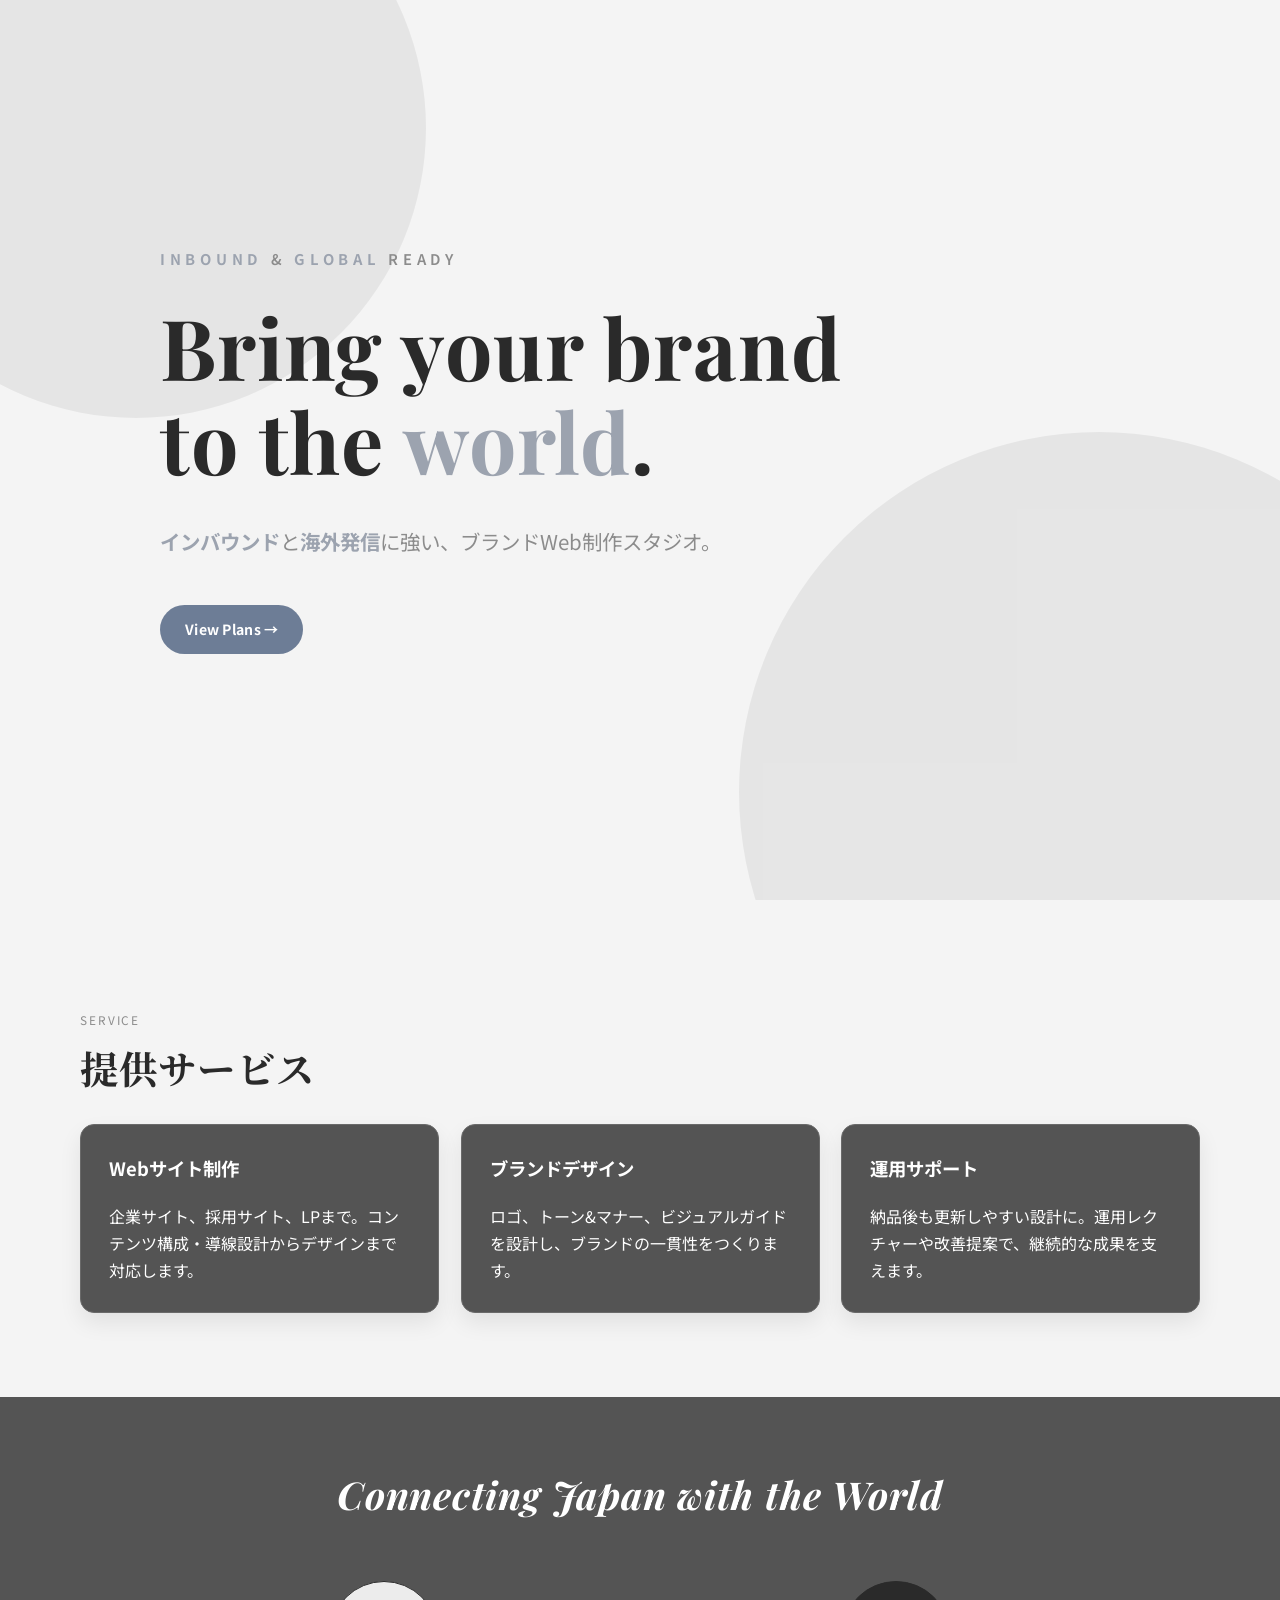
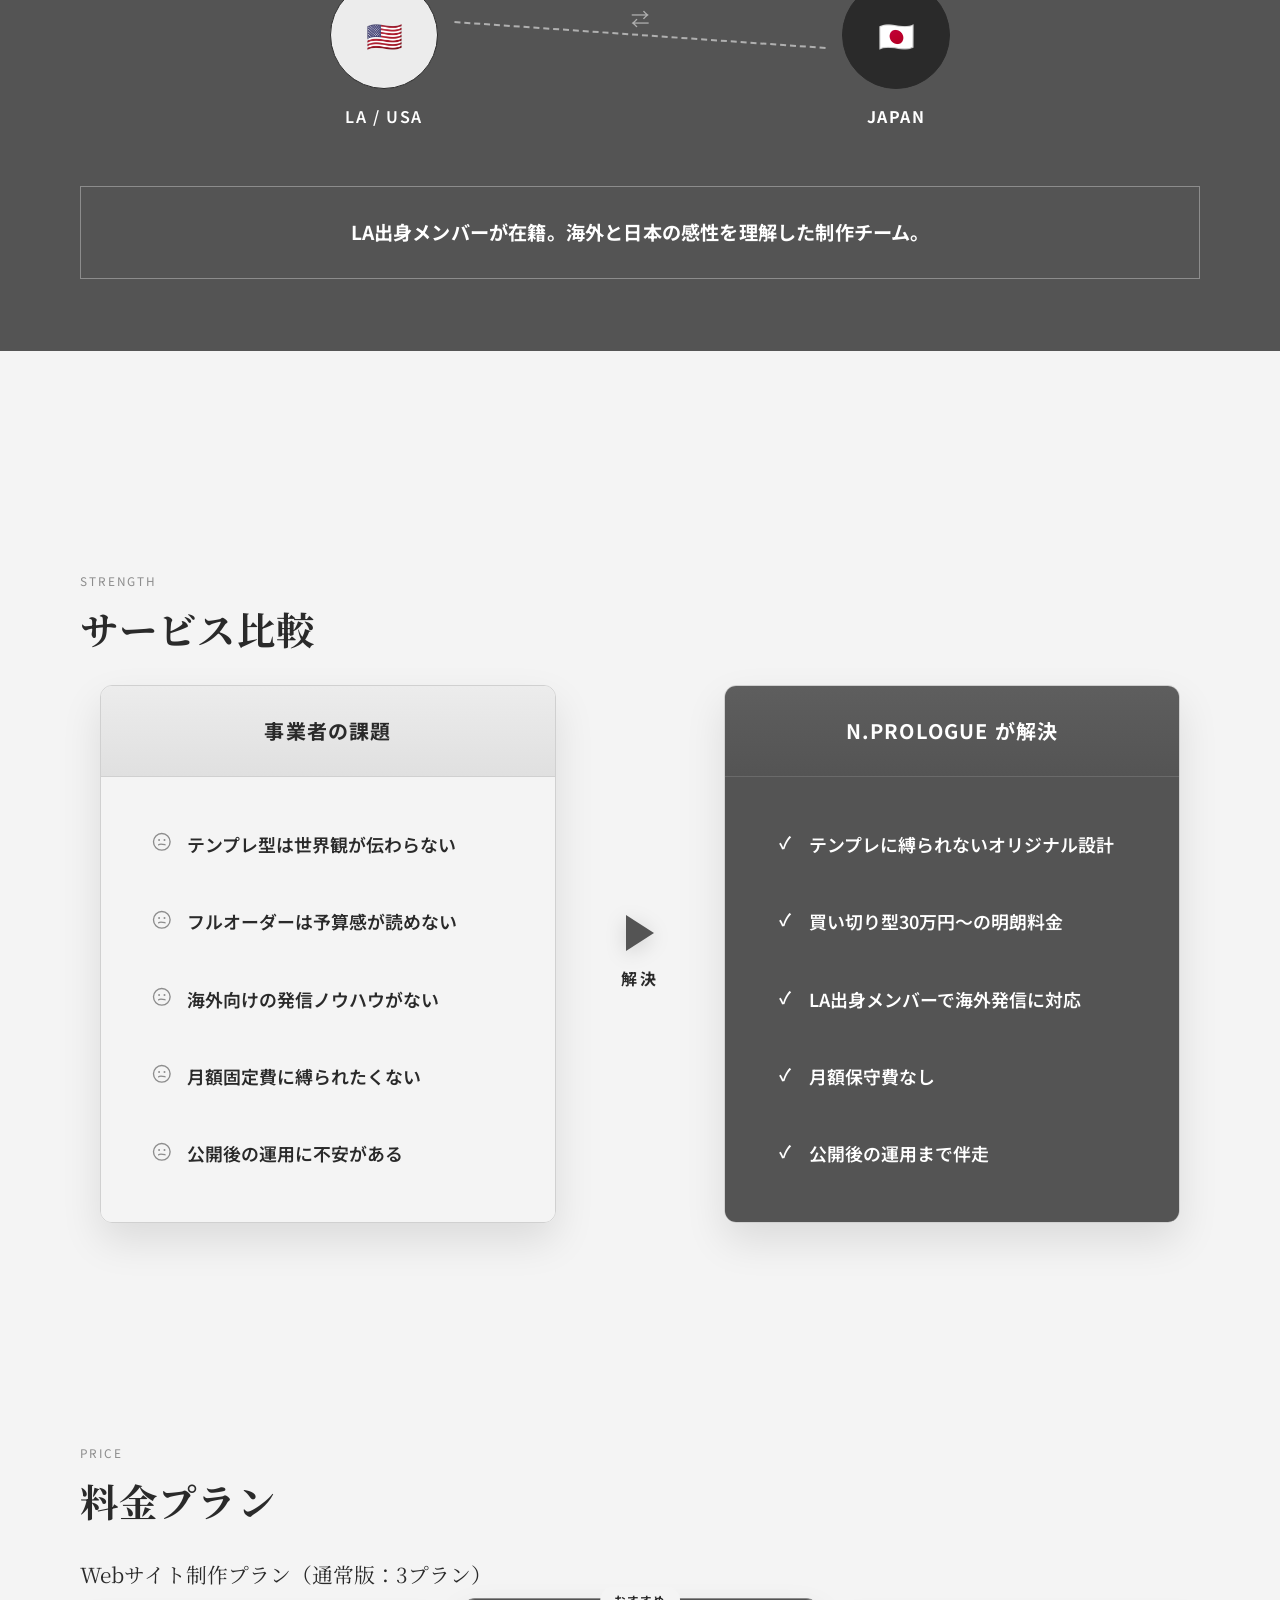
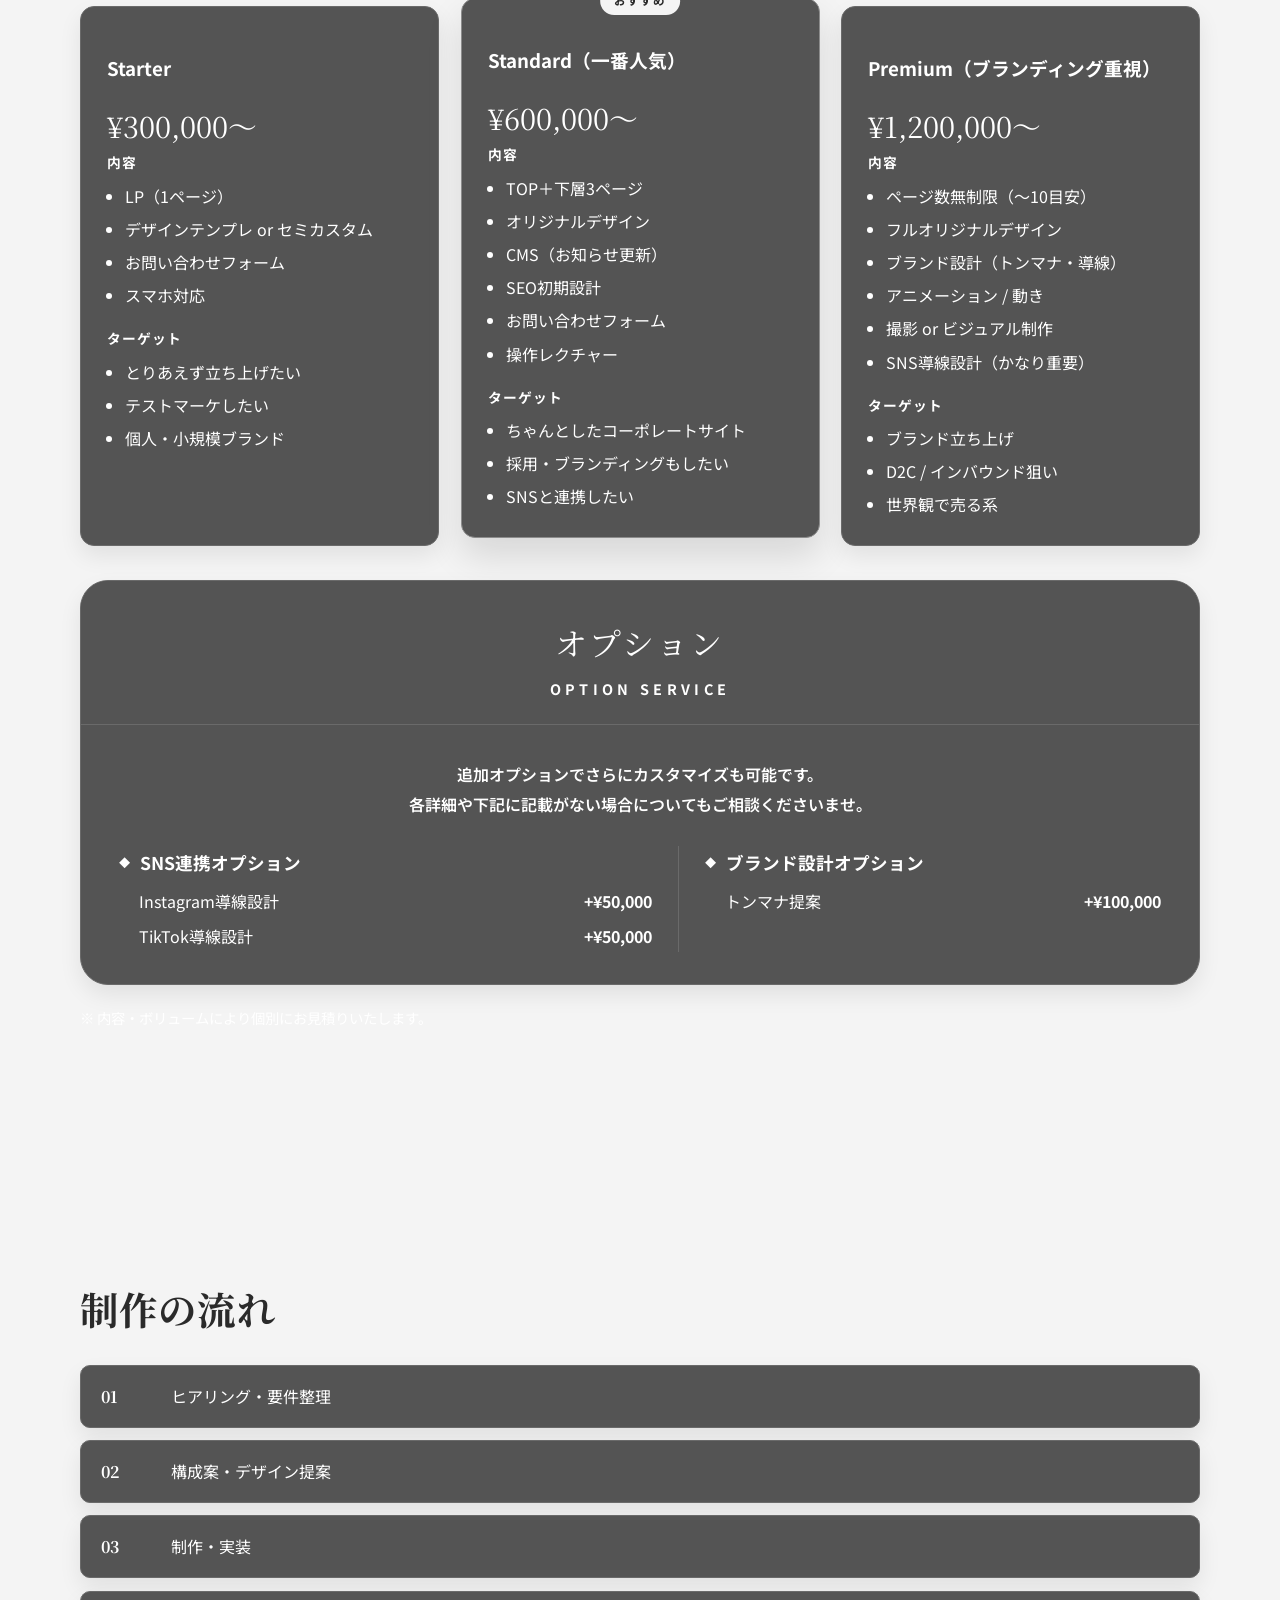
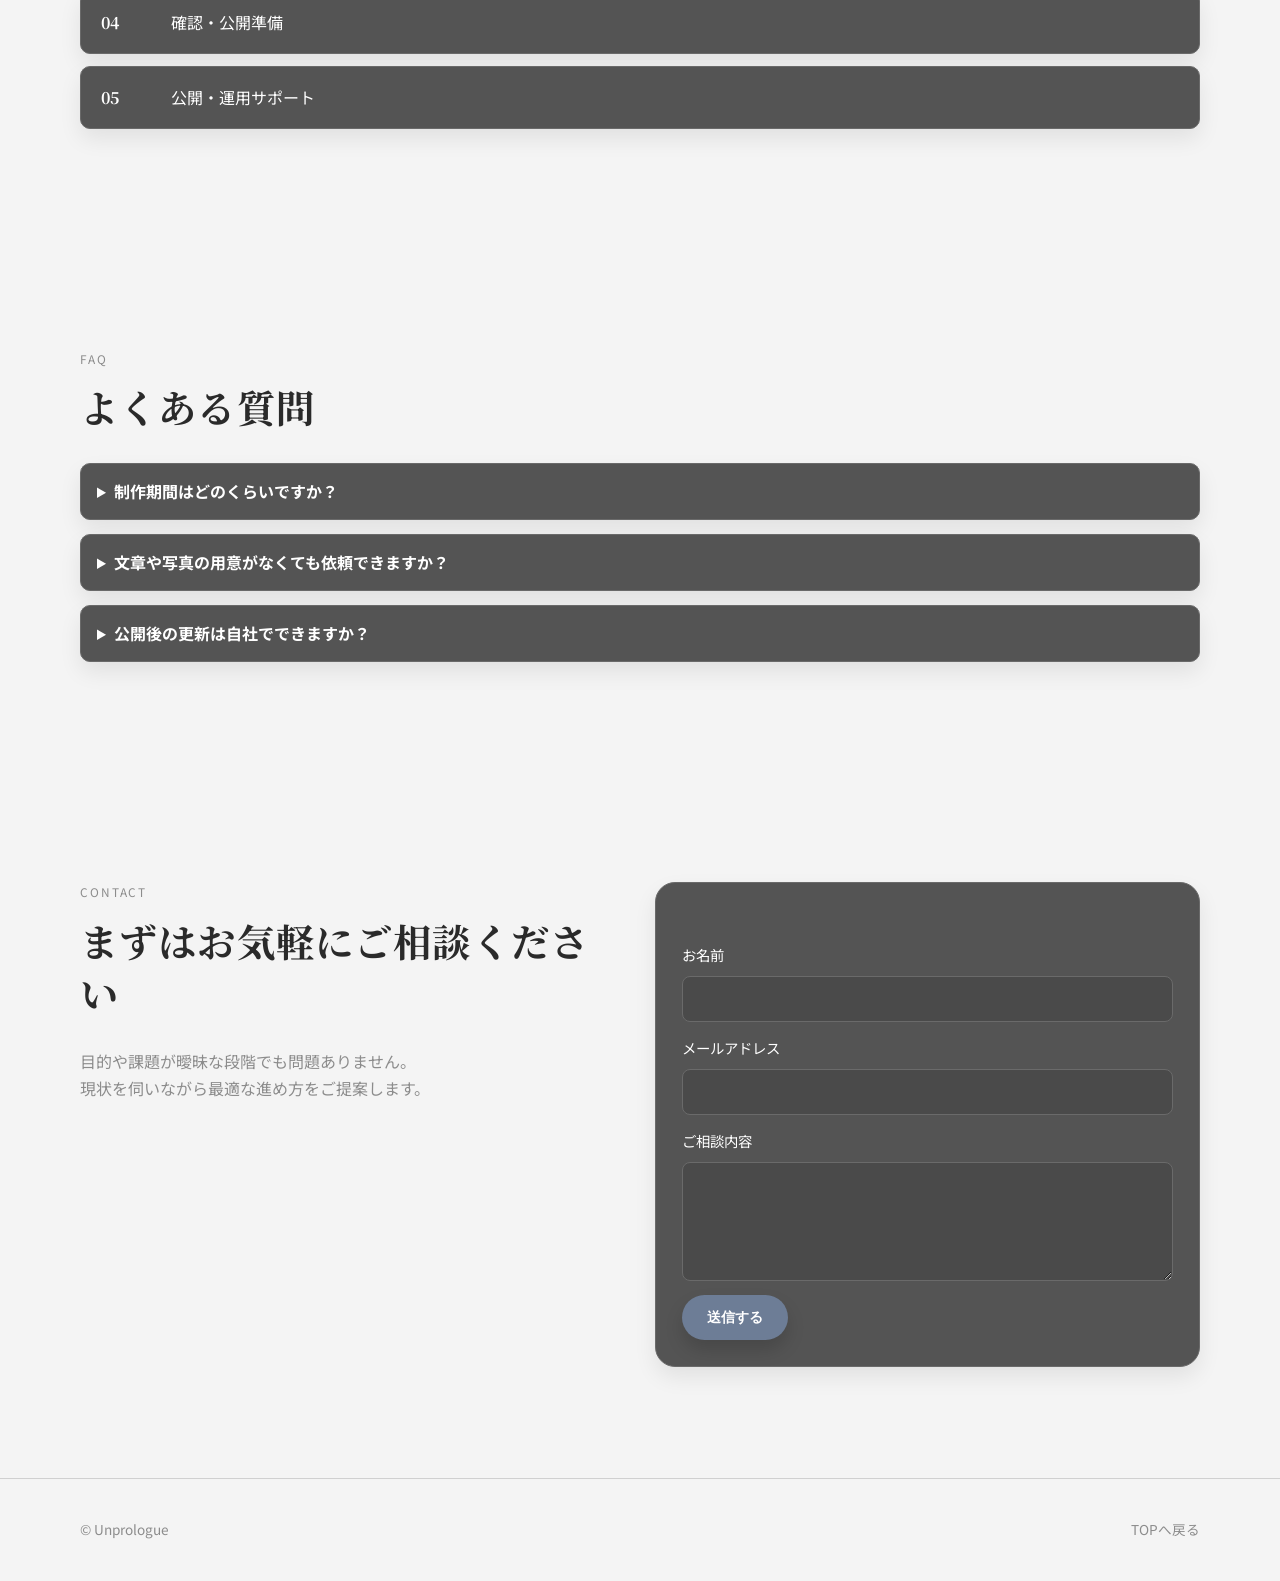
<file: index.html>
<!doctype html>
<html lang="ja">
  <head>
    <meta charset="UTF-8" />
    <meta name="viewport" content="width=device-width, initial-scale=1.0" />
    <title>N.PROLOGUE</title>
    <link rel="icon" href="favicon.ico" sizes="48x48" />
    <link rel="icon" type="image/png" sizes="32x32" href="favicon-32x32.png" />
    <link rel="apple-touch-icon" sizes="180x180" href="assets/apple-touch-icon.png" />
    <meta
      name="description"
      content="想いをカタチに、らしさをデザインに。ブランドに寄り添うWeb制作・デザインスタジオ。"
    />
    <link rel="preconnect" href="https://fonts.googleapis.com" />
    <link rel="preconnect" href="https://fonts.gstatic.com" crossorigin />
    <link
      href="https://fonts.googleapis.com/css2?family=Noto+Sans+JP:wght@400;500;700&family=Noto+Serif+JP:wght@500;700&family=Playfair+Display:wght@600;700&display=swap"
      rel="stylesheet"
    />
    <link rel="stylesheet" href="css/styles.css" />
  </head>
  <body>
    <main id="top">
      <section class="hero" id="hero">
        <div class="hero-stage">
          <div class="hero-intro" id="hero-intro">
            <div class="dot-logo" id="dot-logo" data-text="N.PROLOGUE" aria-hidden="true"></div>
          </div>

          <div class="hero-content" id="hero-content" aria-hidden="true">
            <div class="hero-bg-circles" aria-hidden="true">
              <span class="hero-circle hero-circle--tl"></span>
              <span class="hero-circle hero-circle--br"></span>
            </div>
            <div class="container hero-copy-wrap">
              <p class="hero-eyebrow hero-reveal-item">
                <span class="hero-accent">INBOUND</span> &amp; <span class="hero-accent">GLOBAL</span> READY
              </p>
              <h1 class="hero-headline hero-reveal-item">
                Bring your brand<br class="hero-br-desktop" />
                to the<br class="hero-br-mobile" />
                <span class="hero-accent">world</span>.
              </h1>
              <p class="hero-lead hero-reveal-item">
                <span class="hero-accent">インバウンド</span>と<span class="hero-accent">海外発信</span>に強い、ブランドWeb制作スタジオ。
              </p>
              <a href="#price" class="btn btn-hero hero-reveal-item">View Plans →</a>
            </div>
          </div>
        </div>
      </section>

      <section class="section" id="service">
        <div class="container">
          <p class="section-en">SERVICE</p>
          <h2 class="section-title">提供サービス</h2>
          <div class="cards three">
            <article class="card">
              <h3>Webサイト制作</h3>
              <p>
                企業サイト、採用サイト、LPまで。コンテンツ構成・導線設計からデザインまで対応します。
              </p>
            </article>
            <article class="card">
              <h3>ブランドデザイン</h3>
              <p>
                ロゴ、トーン&マナー、ビジュアルガイドを設計し、ブランドの一貫性をつくります。
              </p>
            </article>
            <article class="card">
              <h3>運用サポート</h3>
              <p>
                納品後も更新しやすい設計に。運用レクチャーや改善提案で、継続的な成果を支えます。
              </p>
            </article>
          </div>
        </div>

        <div class="global-connect">
          <div class="container global-connect-inner">
            <h2 class="global-connect-title">Connecting Japan with the World</h2>

            <div class="global-connect-map" aria-label="LA USA to Japan connection">
              <div class="global-connect-node">
                <div class="global-connect-circle global-connect-circle--usa">
                  <span aria-hidden="true">🇺🇸</span>
                </div>
                <p class="global-connect-label global-connect-label--sub">LA / USA</p>
              </div>

              <div class="global-connect-bridge" aria-hidden="true">
                <span class="global-connect-arrow">⇄</span>
                <span class="global-connect-line"></span>
              </div>

              <div class="global-connect-node">
                <div class="global-connect-circle global-connect-circle--japan">
                  <span aria-hidden="true">🇯🇵</span>
                </div>
                <p class="global-connect-label">JAPAN</p>
              </div>
            </div>

            <p class="global-connect-note">
              LA出身メンバーが在籍。海外と日本の感性を理解した制作チーム。
            </p>
          </div>
        </div>
      </section>

      <section class="section" id="strength">
        <div class="container">
          <p class="section-en">STRENGTH</p>
          <h2 class="section-title">サービス比較</h2>
          <div class="challenge-solution">
            <div class="challenge-solution-grid">
              <article class="challenge-panel">
                <header class="challenge-panel-head">事業者の課題</header>
                <ul class="challenge-list">
                  <li>
                    <span class="challenge-icon" aria-hidden="true">
                      <svg viewBox="0 0 24 24" role="img" aria-hidden="true">
                        <circle cx="12" cy="12" r="9.25" />
                        <circle class="challenge-icon-eye" cx="9" cy="10" r="1.1" />
                        <circle class="challenge-icon-eye" cx="15" cy="10" r="1.1" />
                        <path d="M8.5 15.25c1.4-1.15 2.8-1.15 7 0" />
                      </svg>
                    </span>
                    テンプレ型は世界観が伝わらない
                  </li>
                  <li>
                    <span class="challenge-icon" aria-hidden="true">
                      <svg viewBox="0 0 24 24" role="img" aria-hidden="true">
                        <circle cx="12" cy="12" r="9.25" />
                        <circle class="challenge-icon-eye" cx="9" cy="10" r="1.1" />
                        <circle class="challenge-icon-eye" cx="15" cy="10" r="1.1" />
                        <path d="M8.5 15.25c1.4-1.15 2.8-1.15 7 0" />
                      </svg>
                    </span>
                    フルオーダーは予算感が読めない
                  </li>
                  <li>
                    <span class="challenge-icon" aria-hidden="true">
                      <svg viewBox="0 0 24 24" role="img" aria-hidden="true">
                        <circle cx="12" cy="12" r="9.25" />
                        <circle class="challenge-icon-eye" cx="9" cy="10" r="1.1" />
                        <circle class="challenge-icon-eye" cx="15" cy="10" r="1.1" />
                        <path d="M8.5 15.25c1.4-1.15 2.8-1.15 7 0" />
                      </svg>
                    </span>
                    海外向けの発信ノウハウがない
                  </li>
                  <li>
                    <span class="challenge-icon" aria-hidden="true">
                      <svg viewBox="0 0 24 24" role="img" aria-hidden="true">
                        <circle cx="12" cy="12" r="9.25" />
                        <circle class="challenge-icon-eye" cx="9" cy="10" r="1.1" />
                        <circle class="challenge-icon-eye" cx="15" cy="10" r="1.1" />
                        <path d="M8.5 15.25c1.4-1.15 2.8-1.15 7 0" />
                      </svg>
                    </span>
                    月額固定費に縛られたくない
                  </li>
                  <li>
                    <span class="challenge-icon" aria-hidden="true">
                      <svg viewBox="0 0 24 24" role="img" aria-hidden="true">
                        <circle cx="12" cy="12" r="9.25" />
                        <circle class="challenge-icon-eye" cx="9" cy="10" r="1.1" />
                        <circle class="challenge-icon-eye" cx="15" cy="10" r="1.1" />
                        <path d="M8.5 15.25c1.4-1.15 2.8-1.15 7 0" />
                      </svg>
                    </span>
                    公開後の運用に不安がある
                  </li>
                </ul>
              </article>

              <div class="challenge-solution-bridge" aria-hidden="true">
                <span class="challenge-solution-arrow"></span>
                <span class="challenge-solution-label">解決</span>
              </div>

              <article class="solution-panel">
                <header class="solution-panel-head">N.PROLOGUE が解決</header>
                <ul class="solution-list">
                  <li><span class="solution-icon" aria-hidden="true">✓</span>テンプレに縛られないオリジナル設計</li>
                  <li><span class="solution-icon" aria-hidden="true">✓</span>買い切り型30万円〜の明朗料金</li>
                  <li><span class="solution-icon" aria-hidden="true">✓</span>LA出身メンバーで海外発信に対応</li>
                  <li><span class="solution-icon" aria-hidden="true">✓</span>月額保守費なし</li>
                  <li><span class="solution-icon" aria-hidden="true">✓</span>公開後の運用まで伴走</li>
                </ul>
              </article>
            </div>
          </div>

        </div>
      </section>

      <section class="section" id="price">
        <div class="container">
          <p class="section-en">PRICE</p>
          <h2 class="section-title">料金プラン</h2>
          <div class="plan-group">
            <p class="plan-group-title">Webサイト制作プラン（通常版：3プラン）</p>
            <div class="pricing">
              <article class="price-card">
                <h3>Starter</h3>
                <p class="price">¥300,000〜</p>
                <h4>内容</h4>
                <ul>
                  <li>LP（1ページ）</li>
                  <li>デザインテンプレ or セミカスタム</li>
                  <li>お問い合わせフォーム</li>
                  <li>スマホ対応</li>
                </ul>
                <h4>ターゲット</h4>
                <ul>
                  <li>とりあえず立ち上げたい</li>
                  <li>テストマーケしたい</li>
                  <li>個人・小規模ブランド</li>
                </ul>
              </article>

              <article class="price-card featured">
                <h3>Standard（一番人気）</h3>
                <p class="price">¥600,000〜</p>
                <h4>内容</h4>
                <ul>
                  <li>TOP＋下層3ページ</li>
                  <li>オリジナルデザイン</li>
                  <li>CMS（お知らせ更新）</li>
                  <li>SEO初期設計</li>
                  <li>お問い合わせフォーム</li>
                  <li>操作レクチャー</li>
                </ul>
                <h4>ターゲット</h4>
                <ul>
                  <li>ちゃんとしたコーポレートサイト</li>
                  <li>採用・ブランディングもしたい</li>
                  <li>SNSと連携したい</li>
                </ul>
              </article>

              <article class="price-card">
                <h3>Premium（ブランディング重視）</h3>
                <p class="price">¥1,200,000〜</p>
                <h4>内容</h4>
                <ul>
                  <li>ページ数無制限（〜10目安）</li>
                  <li>フルオリジナルデザイン</li>
                  <li>ブランド設計（トンマナ・導線）</li>
                  <li>アニメーション / 動き</li>
                  <li>撮影 or ビジュアル制作</li>
                  <li>SNS導線設計（かなり重要）</li>
                </ul>
                <h4>ターゲット</h4>
                <ul>
                  <li>ブランド立ち上げ</li>
                  <li>D2C / インバウンド狙い</li>
                  <li>世界観で売る系</li>
                </ul>
              </article>
            </div>
          </div>

          <div class="plan-group">
            <div class="option-board">
              <div class="option-board-head">
                <p class="option-head-ja">オプション</p>
                <p class="option-head-en">OPTION SERVICE</p>
              </div>
              <div class="option-board-body">
                <p class="option-intro">
                  追加オプションでさらにカスタマイズも可能です。<br />
                  各詳細や下記に記載がない場合についてもご相談くださいませ。
                </p>
                <div class="option-columns">
                  <div class="option-column">
                    <article class="option-item">
                      <h3>SNS連携オプション</h3>
                      <ul class="option-sublist">
                        <li>
                          <span>Instagram導線設計</span>
                          <strong>+¥50,000</strong>
                        </li>
                        <li>
                          <span>TikTok導線設計</span>
                          <strong>+¥50,000</strong>
                        </li>
                      </ul>
                    </article>
                  </div>
                  <div class="option-column">
                    <article class="option-item">
                      <h3>ブランド設計オプション</h3>
                      <ul class="option-sublist">
                        <li>
                          <span>トンマナ提案</span>
                          <strong>+¥100,000</strong>
                        </li>
                      </ul>
                    </article>
                  </div>
                </div>
              </div>
            </div>
          </div>

          <p class="note">※ 内容・ボリュームにより個別にお見積りいたします。</p>
        </div>
      </section>

      <section class="section" id="flow">
        <div class="container">
          <p class="section-en">FLOW</p>
          <h2 class="section-title">制作の流れ</h2>
          <ol class="flow">
            <li><strong>01</strong><span>ヒアリング・要件整理</span></li>
            <li><strong>02</strong><span>構成案・デザイン提案</span></li>
            <li><strong>03</strong><span>制作・実装</span></li>
            <li><strong>04</strong><span>確認・公開準備</span></li>
            <li><strong>05</strong><span>公開・運用サポート</span></li>
          </ol>
        </div>
      </section>

      <section class="section section-soft" id="faq">
        <div class="container">
          <p class="section-en">FAQ</p>
          <h2 class="section-title">よくある質問</h2>
          <div class="faq">
            <details>
              <summary>制作期間はどのくらいですか？</summary>
              <p>
                ご依頼内容により異なりますが、LPで約4〜6週間、コーポレートサイトで約8〜12週間が目安です。
              </p>
            </details>
            <details>
              <summary>文章や写真の用意がなくても依頼できますか？</summary>
              <p>
                可能です。構成や原稿作成のサポート、必要に応じて撮影ディレクションも対応しています。
              </p>
            </details>
            <details>
              <summary>公開後の更新は自社でできますか？</summary>
              <p>
                はい。更新しやすい設計で制作し、納品時に管理画面レクチャーも行います。
              </p>
            </details>
          </div>
        </div>
      </section>

      <section class="section contact" id="contact">
        <div class="container contact-grid">
          <div>
            <p class="section-en">CONTACT</p>
            <h2 class="section-title">まずはお気軽にご相談ください</h2>
            <p class="lead">
              目的や課題が曖昧な段階でも問題ありません。<br />
              現状を伺いながら最適な進め方をご提案します。
            </p>
          </div>
          <form
            class="contact-form"
            id="contact-form"
            action="https://formsubmit.co/ajax/hello@unprologue.jp"
            method="POST"
          >
            <input type="hidden" name="_subject" value="N.PROLOGUE お問い合わせ" />
            <input type="hidden" name="_template" value="table" />
            <input type="text" name="_honey" class="sr-only" tabindex="-1" autocomplete="off" />
            <p class="contact-form-status" id="contact-form-status" role="status" aria-live="polite"></p>
            <label>
              お名前
              <input type="text" name="name" required />
            </label>
            <label>
              メールアドレス
              <input type="email" name="email" required />
            </label>
            <label>
              ご相談内容
              <textarea name="message" rows="4" required></textarea>
            </label>
            <button type="submit" class="btn">送信する</button>
          </form>
        </div>
      </section>
    </main>

    <footer class="site-footer">
      <div class="container footer-wrap">
        <p>© Unprologue</p>
        <a href="#top">TOPへ戻る</a>
      </div>
    </footer>

    <script src="js/main.js"></script>
  </body>
</html>
</file>
<file: css/styles.css>
:root {
  --bg: #f4f4f4;
  --bg-deep: #f4f4f4;
  --bg-soft: #f4f4f4;
  --bg-card: #545454;
  --title: #2a2a2a;
  --subtext: #8c8c8c;
  --text-box: #545454;
  --box-title: #ffffff;
  --box-subtext: #ffffff;
  --text: #2a2a2a;
  --text-muted: #8c8c8c;
  --line: #6a6a6a;
  --accent: #79d0ff;
  --accent-soft: #b5e6ff;
  --radius: 20px;
  --radius-sm: 14px;
  --shadow: 0 24px 70px rgba(0, 0, 0, 0.38);
  --shadow-soft: 0 14px 30px rgba(0, 0, 0, 0.24);
}

* {
  box-sizing: border-box;
}

html {
  scroll-behavior: smooth;
}

body {
  margin: 0;
  color: var(--subtext);
  background: #f4f4f4;
  font-family: "Noto Sans JP", sans-serif;
  line-height: 1.7;
}

a {
  color: inherit;
  text-decoration: none;
}

.container {
  width: min(1120px, 92%);
  margin: 0 auto;
}

.hero {
  position: relative;
  min-height: 100vh;
  overflow: hidden;
  background: #f4f4f4;
}

.hero-stage {
  position: relative;
  min-height: 100vh;
}

.hero-intro {
  position: absolute;
  inset: 0;
  z-index: 2;
  display: flex;
  align-items: center;
  justify-content: center;
  padding: 96px 0;
  transition:
    opacity 0.85s cubic-bezier(0.16, 1, 0.3, 1),
    transform 0.9s cubic-bezier(0.16, 1, 0.3, 1),
    filter 0.8s cubic-bezier(0.16, 1, 0.3, 1),
    visibility 0s linear 0.9s;
}

.hero-content {
  position: relative;
  z-index: 1;
  min-height: 100vh;
  display: flex;
  align-items: center;
  opacity: 0;
  transform: translateY(40px) scale(0.96);
  pointer-events: none;
  transition:
    opacity 1.05s cubic-bezier(0.16, 1, 0.3, 1) 0.15s,
    transform 1.05s cubic-bezier(0.16, 1, 0.3, 1) 0.15s;
}

.hero.is-revealed .hero-intro {
  opacity: 0;
  visibility: hidden;
  transform: scale(0.92) translateY(-20px);
  filter: blur(10px);
  pointer-events: none;
  z-index: 0;
}

.hero.is-revealed .hero-content {
  opacity: 1;
  transform: translateY(0) scale(1);
  pointer-events: auto;
  z-index: 3;
}

.hero-reveal-item {
  opacity: 0;
  transform: translateY(28px);
  filter: blur(4px);
  transition:
    opacity 0.85s cubic-bezier(0.16, 1, 0.3, 1),
    transform 0.85s cubic-bezier(0.16, 1, 0.3, 1),
    filter 0.75s cubic-bezier(0.16, 1, 0.3, 1);
}

.hero.is-revealed .hero-reveal-item {
  opacity: 1;
  transform: translateY(0);
  filter: blur(0);
}

.hero.is-revealed .hero-reveal-item:nth-child(1) {
  transition-delay: 0.32s;
}

.hero.is-revealed .hero-reveal-item:nth-child(2) {
  transition-delay: 0.46s;
}

.hero.is-revealed .hero-reveal-item:nth-child(3) {
  transition-delay: 0.6s;
}

.hero.is-revealed .hero-reveal-item:nth-child(4) {
  transition-delay: 0.74s;
}

.hero-bg-circles {
  position: absolute;
  inset: 0;
  overflow: hidden;
  pointer-events: none;
}

.hero-circle {
  position: absolute;
  border-radius: 50%;
  background: rgba(0, 0, 0, 0.06);
  opacity: 0;
  transform: scale(0.82);
  transition:
    opacity 1s cubic-bezier(0.16, 1, 0.3, 1) 0.2s,
    transform 1.15s cubic-bezier(0.16, 1, 0.3, 1) 0.2s;
}

.hero.is-revealed .hero-circle {
  opacity: 1;
  transform: scale(1);
}

.hero-circle--tl {
  width: clamp(300px, 46vw, 580px);
  height: clamp(300px, 46vw, 580px);
  top: -18%;
  left: -12%;
}

.hero-circle--br {
  width: clamp(380px, 58vw, 720px);
  height: clamp(380px, 58vw, 720px);
  bottom: -28%;
  right: -14%;
}

.hero-copy-wrap {
  position: relative;
  z-index: 1;
  width: 100%;
  max-width: 960px;
  padding: clamp(110px, 14vw, 168px) 0;
  text-align: left;
}

.hero-eyebrow {
  margin: 0 0 28px;
  font-size: clamp(0.78rem, 1.2vw, 0.92rem);
  font-weight: 600;
  letter-spacing: 0.32em;
  text-transform: uppercase;
  color: #8c8c8c;
}

.hero-accent {
  color: #9ca3af;
  font-weight: 700;
}

.hero-headline {
  margin: 0;
  font-family: "Playfair Display", "Noto Serif JP", serif;
  font-size: clamp(2.85rem, 7vw, 5.25rem);
  font-weight: 700;
  line-height: 1.12;
  letter-spacing: 0.01em;
  color: #2a2a2a;
  text-shadow: none;
}

.hero-br-mobile {
  display: none;
}

.hero-lead {
  margin: 36px 0 0;
  max-width: 40rem;
  font-size: clamp(1.05rem, 2vw, 1.28rem);
  line-height: 1.85;
  color: #8c8c8c;
}

.btn-hero {
  position: relative;
  z-index: 1;
  margin-top: 44px;
  padding: 16px 36px;
  border-radius: 0;
  background: #6d7d96;
  color: #ffffff;
  font-weight: 700;
  font-size: clamp(0.95rem, 1.4vw, 1.05rem);
  letter-spacing: 0.02em;
  box-shadow: none;
}

.btn-hero:hover {
  background: #7a8aa3;
  transform: translateY(-2px);
  box-shadow: 0 10px 24px rgba(0, 0, 0, 0.22);
}

.hero-grid {
  display: flex;
  justify-content: center;
  align-items: center;
  padding: 96px 0 92px;
  min-height: 100vh;
  text-align: center;
}

.hero-side-logo {
  position: absolute;
  top: clamp(22px, 3.6vw, 40px);
  right: clamp(20px, 3.5vw, 48px);
  margin: 0;
  width: 26px;
  display: grid;
  gap: 8px;
}

.hero-side-logo-line {
  display: block;
  height: 3px;
  width: 100%;
  border-radius: 999px;
  background: #ffffff;
}

.sr-only {
  position: absolute;
  width: 1px;
  height: 1px;
  padding: 0;
  margin: -1px;
  overflow: hidden;
  clip: rect(0, 0, 0, 0);
  white-space: nowrap;
  border: 0;
}

.dot-logo {
  --dot-size: clamp(8px, 0.98vw, 14px);
  --dot-gap: clamp(6px, 0.65vw, 10px);
  display: flex;
  gap: clamp(18px, 2.6vw, 32px);
  align-items: flex-start;
  justify-content: center;
  flex-wrap: nowrap;
  position: relative;
}

.dot-logo::after {
  content: "";
  width: clamp(4px, 0.5vw, 7px);
  height: calc(var(--dot-size) * 5 + var(--dot-gap) * 4);
  margin-left: clamp(8px, 1vw, 14px);
  background: #2a2a2a;
  border-radius: 999px;
  align-self: flex-end;
  opacity: 0;
}

.dot-logo.is-typing::after {
  opacity: 1;
  animation: dotCaretBlink 0.9s steps(1, end) infinite;
}

.dot-letter {
  position: relative;
  width: calc(var(--w) * (var(--dot-size) + var(--dot-gap)) - var(--dot-gap));
  height: calc(var(--h) * (var(--dot-size) + var(--dot-gap)) - var(--dot-gap));
}

.dot {
  position: absolute;
  width: var(--dot-size);
  height: var(--dot-size);
  border-radius: 999px;
  background: #2a2a2a;
  left: calc(var(--x) * (var(--dot-size) + var(--dot-gap)));
  top: calc(var(--y) * (var(--dot-size) + var(--dot-gap)));
}

@keyframes dotCaretBlink {
  0%,
  45% {
    opacity: 1;
  }
  46%,
  100% {
    opacity: 0;
  }
}

.dot-n {
  --w: 3;
  --h: 5;
}

.dot-n .d1 {
  --x: 0;
  --y: 0;
}
.dot-n .d2 {
  --x: 0;
  --y: 1;
}
.dot-n .d3 {
  --x: 0;
  --y: 2;
}
.dot-n .d4 {
  --x: 0;
  --y: 3;
}
.dot-n .d5 {
  --x: 0;
  --y: 4;
}
.dot-n .d6 {
  --x: 1;
  --y: 1;
}
.dot-n .d7 {
  --x: 1;
  --y: 3;
}
.dot-n .d8 {
  --x: 2;
  --y: 0;
}
.dot-n .d9 {
  --x: 2;
  --y: 2;
}
.dot-n .d10 {
  --x: 2;
  --y: 4;
}

.dot-prologue-o {
  --w: 4;
  --h: 5;
}

.dot-prologue-o .d1 {
  --x: 0;
  --y: 0;
}
.dot-prologue-o .d2 {
  --x: 1;
  --y: 0;
}
.dot-prologue-o .d3 {
  --x: 2;
  --y: 0;
}
.dot-prologue-o .d4 {
  --x: 3;
  --y: 0;
}
.dot-prologue-o .d5 {
  --x: 0;
  --y: 1;
}
.dot-prologue-o .d6 {
  --x: 3;
  --y: 1;
}
.dot-prologue-o .d7 {
  --x: 0;
  --y: 2;
}
.dot-prologue-o .d8 {
  --x: 3;
  --y: 2;
}
.dot-prologue-o .d9 {
  --x: 0;
  --y: 3;
}
.dot-prologue-o .d10 {
  --x: 3;
  --y: 3;
}
.dot-prologue-o .d11 {
  --x: 1;
  --y: 4;
}
.dot-prologue-o .d12 {
  --x: 2;
  --y: 4;
}

.dot-t {
  --w: 4;
  --h: 5;
}

.dot-t .d1 {
  --x: 0;
  --y: 0;
}
.dot-t .d2 {
  --x: 1;
  --y: 0;
}
.dot-t .d3 {
  --x: 2;
  --y: 0;
}
.dot-t .d4 {
  --x: 3;
  --y: 0;
}
.dot-t .d5 {
  --x: 1;
  --y: 1;
}
.dot-t .d6 {
  --x: 1;
  --y: 2;
}
.dot-t .d7 {
  --x: 1;
  --y: 3;
}

.dot-h {
  --w: 4;
  --h: 5;
}

.dot-h .d1 {
  --x: 0;
  --y: 0;
}
.dot-h .d2 {
  --x: 0;
  --y: 1;
}
.dot-h .d3 {
  --x: 0;
  --y: 2;
}
.dot-h .d4 {
  --x: 0;
  --y: 3;
}
.dot-h .d5 {
  --x: 0;
  --y: 4;
}
.dot-h .d6 {
  --x: 1;
  --y: 2;
}
.dot-h .d7 {
  --x: 2;
  --y: 2;
}
.dot-h .d8 {
  --x: 3;
  --y: 0;
}
.dot-h .d9 {
  --x: 3;
  --y: 1;
}
.dot-h .d10 {
  --x: 3;
  --y: 2;
}
.dot-h .d11 {
  --x: 3;
  --y: 3;
}
.dot-h .d12 {
  --x: 3;
  --y: 4;
}

.dot-a {
  --w: 4;
  --h: 5;
}

.dot-a .d1 {
  --x: 1;
  --y: 0;
}
.dot-a .d2 {
  --x: 2;
  --y: 0;
}
.dot-a .d3 {
  --x: 0;
  --y: 1;
}
.dot-a .d4 {
  --x: 3;
  --y: 1;
}
.dot-a .d5 {
  --x: 0;
  --y: 2;
}
.dot-a .d6 {
  --x: 1;
  --y: 2;
}
.dot-a .d7 {
  --x: 2;
  --y: 2;
}
.dot-a .d8 {
  --x: 3;
  --y: 2;
}
.dot-a .d9 {
  --x: 0;
  --y: 3;
}
.dot-a .d10 {
  --x: 3;
  --y: 3;
}
.dot-a .d11 {
  --x: 0;
  --y: 4;
}

.dot-i {
  --w: 2;
  --h: 5;
}

.dot-i .d1 {
  --x: 0;
  --y: 0;
}
.dot-i .d2 {
  --x: 1;
  --y: 0;
}
.dot-i .d3 {
  --x: 0;
  --y: 1;
}
.dot-i .d4 {
  --x: 0;
  --y: 2;
}
.dot-i .d5 {
  --x: 0;
  --y: 3;
}
.dot-i .d6 {
  --x: 1;
  --y: 4;
}

.dot-k {
  --w: 3;
  --h: 5;
}

.dot-k .d1 {
  --x: 0;
  --y: 0;
}
.dot-k .d2 {
  --x: 0;
  --y: 1;
}
.dot-k .d3 {
  --x: 0;
  --y: 2;
}
.dot-k .d4 {
  --x: 0;
  --y: 3;
}
.dot-k .d5 {
  --x: 0;
  --y: 4;
}
.dot-k .d6 {
  --x: 1;
  --y: 2;
}
.dot-k .d7 {
  --x: 2;
  --y: 0;
}
.dot-k .d8 {
  --x: 2;
  --y: 1;
}
.dot-k .d9 {
  --x: 2;
  --y: 3;
}
.dot-k .d10 {
  --x: 2;
  --y: 4;
}

.dot-s {
  --w: 4;
  --h: 5;
}

.dot-s .d1 {
  --x: 0;
  --y: 0;
}
.dot-s .d2 {
  --x: 1;
  --y: 0;
}
.dot-s .d3 {
  --x: 2;
  --y: 0;
}
.dot-s .d4 {
  --x: 3;
  --y: 0;
}
.dot-s .d5 {
  --x: 0;
  --y: 1;
}
.dot-s .d6 {
  --x: 0;
  --y: 2;
}
.dot-s .d7 {
  --x: 1;
  --y: 2;
}
.dot-s .d8 {
  --x: 2;
  --y: 2;
}
.dot-s .d9 {
  --x: 3;
  --y: 3;
}
.dot-s .d10 {
  --x: 0;
  --y: 4;
}
.dot-s .d11 {
  --x: 1;
  --y: 4;
}
.dot-s .d12 {
  --x: 2;
  --y: 4;
}

.eyebrow,
.section-en {
  margin: 0 0 12px;
  font-size: 0.74rem;
  letter-spacing: 0.16em;
  color: var(--subtext);
}

h1,
.section-title {
  margin: 0;
  font-family: "Noto Serif JP", serif;
  line-height: 1.35;
  letter-spacing: 0.03em;
  color: var(--title);
}

h1 {
  font-size: clamp(2rem, 5vw, 3.2rem);
  text-shadow: none;
}

.hero-copy {
  width: 100%;
}

.lead {
  color: var(--subtext);
}

.hero-copy .lead {
  max-width: 32rem;
  margin: 24px 0 0;
}

.hero-metrics {
  margin: 28px 0 0;
  padding: 0;
  list-style: none;
  display: grid;
  grid-template-columns: repeat(3, minmax(0, 1fr));
  gap: 12px;
  max-width: 560px;
}

.hero-metrics li {
  padding: 12px;
  border-radius: 12px;
  background: rgba(10, 18, 31, 0.54);
  border: 1px solid rgba(255, 255, 255, 0.14);
  backdrop-filter: blur(8px);
}

.hero-metrics strong {
  display: block;
  font-family: "Noto Serif JP", serif;
  font-size: 1.1rem;
  color: var(--accent-soft);
}

.hero-metrics span {
  display: block;
  margin-top: 2px;
  color: var(--text-muted);
  font-size: 0.8rem;
}

.hero-cta {
  margin-top: 28px;
  display: flex;
  flex-wrap: wrap;
  gap: 14px;
}

.btn {
  border: 1px solid transparent;
  display: inline-flex;
  align-items: center;
  justify-content: center;
  padding: 12px 24px;
  border-radius: 999px;
  background: linear-gradient(135deg, #89d8ff, #58afff);
  color: #061323;
  font-weight: 700;
  font-size: 0.88rem;
  transition:
    transform 0.25s ease,
    box-shadow 0.25s ease,
    opacity 0.25s ease;
}

.btn:hover {
  opacity: 0.97;
  transform: translateY(-2px);
  box-shadow: 0 10px 25px rgba(66, 147, 219, 0.35);
}

.btn-ghost {
  color: #f4f8ff;
  border-color: rgba(255, 255, 255, 0.32);
  background: rgba(8, 16, 28, 0.22);
}

.btn-sm {
  padding: 8px 16px;
  font-size: 0.76rem;
}

.hero-card {
  align-self: end;
  border-radius: var(--radius);
  padding: 30px;
  background: linear-gradient(165deg, rgba(23, 41, 67, 0.82), rgba(11, 24, 41, 0.74));
  border: 1px solid rgba(255, 255, 255, 0.2);
  backdrop-filter: blur(9px);
  box-shadow: var(--shadow);
}

.card-title {
  margin-top: 0;
  font-size: 0.78rem;
  letter-spacing: 0.12em;
  color: var(--accent-soft);
}

.section {
  padding: clamp(72px, 10vw, 110px) 0;
  position: relative;
}

.reveal {
  opacity: 0;
  transform: translateY(28px) scale(0.985);
  filter: blur(4px);
  transition:
    opacity 0.85s cubic-bezier(0.22, 1, 0.36, 1),
    transform 0.85s cubic-bezier(0.22, 1, 0.36, 1),
    filter 0.75s ease;
  transition-delay: var(--reveal-delay, 0ms);
  will-change: transform, opacity, filter;
}

.reveal.is-visible {
  opacity: 1;
  transform: translateY(0) scale(1);
  filter: blur(0);
}

.reveal-lift {
  transform: translateY(42px) scale(0.98);
}

.reveal-left {
  transform: translateX(-28px) scale(0.99);
}

.reveal-right {
  transform: translateX(28px) scale(0.99);
}

.reveal-fast {
  transition-duration: 0.55s;
}

.parallax-soft {
  transition: transform 0.25s linear;
  will-change: transform;
}

.section-title {
  font-size: clamp(1.6rem, 3.5vw, 2.4rem);
  margin-bottom: 30px;
}

.cards {
  display: grid;
  gap: 22px;
}

.cards.three {
  grid-template-columns: repeat(3, minmax(0, 1fr));
}

.card {
  padding: 28px;
  border-radius: var(--radius-sm);
  background: var(--text-box);
  border: 1px solid #6a6a6a;
  box-shadow: var(--shadow-soft);
  transition:
    transform 0.25s ease,
    border-color 0.25s ease,
    box-shadow 0.25s ease;
}

.card:hover {
  transform: translateY(-4px);
  border-color: #8c8c8c;
  box-shadow: var(--shadow);
}

.card h3 {
  margin-top: 0;
  font-size: 1.15rem;
  color: var(--box-title);
}

.card p {
  margin-bottom: 0;
  color: var(--box-subtext);
}

.global-connect {
  width: 100%;
  margin-top: clamp(56px, 8vw, 84px);
  padding: clamp(48px, 7vw, 72px) 0;
  text-align: center;
  background: #545454;
}

.global-connect-inner {
  width: min(1120px, 92%);
}

.global-connect-title {
  margin: 0 0 clamp(44px, 6vw, 60px);
  font-family: "Playfair Display", "Noto Serif JP", serif;
  font-size: clamp(1.6rem, 3.5vw, 2.4rem);
  font-style: italic;
  font-weight: 700;
  line-height: 1.35;
  letter-spacing: 0.02em;
  color: #ffffff;
}

.global-connect-map {
  display: grid;
  grid-template-columns: auto minmax(140px, 1fr) auto;
  align-items: start;
  column-gap: clamp(8px, 2vw, 16px);
  max-width: 620px;
  margin: 0 auto;
}

.global-connect-node {
  display: grid;
  justify-items: center;
  gap: 14px;
}

.global-connect-circle {
  display: grid;
  place-items: center;
  width: clamp(88px, 12vw, 108px);
  height: clamp(88px, 12vw, 108px);
  border-radius: 50%;
  font-size: clamp(1.45rem, 2.8vw, 1.85rem);
  line-height: 1;
}

.global-connect-circle--usa {
  background: #ececec;
  border: 1px solid #2a2a2a;
}

.global-connect-circle--japan {
  background: #2a2a2a;
  border: 1px solid #2a2a2a;
}

.global-connect-label {
  margin: 0;
  font-family: "Noto Sans JP", sans-serif;
  font-size: clamp(0.88rem, 1.6vw, 1rem);
  font-weight: 700;
  letter-spacing: 0.1em;
  text-transform: uppercase;
  color: #ffffff;
}

.global-connect-label--sub {
  font-weight: 600;
  color: #ffffff;
}

.global-connect-bridge {
  position: relative;
  height: clamp(88px, 12vw, 108px);
  display: flex;
  align-items: center;
  justify-content: center;
  min-width: 120px;
}

.global-connect-line {
  display: block;
  width: 100%;
  height: 0;
  border-top: 2px dashed #b0b0b0;
  transform: rotate(4deg);
  transform-origin: center;
}

.global-connect-arrow {
  position: absolute;
  top: calc(50% - 26px);
  left: 50%;
  transform: translateX(-50%);
  font-size: clamp(0.95rem, 1.8vw, 1.15rem);
  line-height: 1;
  color: #b0b0b0;
}

.global-connect-note {
  margin: clamp(40px, 5vw, 56px) 0 0;
  width: 100%;
  padding: clamp(20px, 3vw, 28px) clamp(18px, 3vw, 32px);
  border: 1px solid #8c8c8c;
  border-radius: 0;
  background: #545454;
  font-family: "Noto Sans JP", sans-serif;
  font-size: clamp(1rem, 2vw, 1.2rem);
  font-weight: 700;
  line-height: 1.8;
  letter-spacing: 0.01em;
  color: #ffffff;
}

.challenge-solution {
  margin-top: 8px;
}

.challenge-solution-grid {
  display: grid;
  grid-template-columns: minmax(0, 1fr) auto minmax(0, 1fr);
  align-items: stretch;
  gap: clamp(24px, 4vw, 40px);
  max-width: 1080px;
  margin: 0 auto;
}

.challenge-panel,
.solution-panel {
  display: flex;
  flex-direction: column;
  min-height: clamp(420px, 42vw, 520px);
  border: 1px solid #d0d0d0;
  border-radius: 12px;
  overflow: hidden;
  box-shadow: 0 18px 40px rgba(0, 0, 0, 0.1);
  transition:
    transform 0.45s cubic-bezier(0.22, 1, 0.36, 1),
    box-shadow 0.45s cubic-bezier(0.22, 1, 0.36, 1),
    border-color 0.35s ease;
  will-change: transform, box-shadow;
}

.challenge-panel:hover,
.solution-panel:hover {
  transform: translateY(-8px);
  box-shadow: 0 28px 56px rgba(0, 0, 0, 0.16);
}

.challenge-panel:hover {
  border-color: #bdbdbd;
}

.solution-panel:hover {
  border-color: #6d7d96;
  box-shadow:
    0 28px 56px rgba(0, 0, 0, 0.18),
    0 0 0 1px rgba(109, 125, 150, 0.35);
}

.challenge-panel-head,
.solution-panel-head {
  margin: 0;
  padding: clamp(20px, 3vw, 28px) clamp(24px, 3vw, 32px);
  text-align: center;
  font-size: clamp(1.05rem, 2vw, 1.25rem);
  font-weight: 700;
  letter-spacing: 0.06em;
}

.challenge-panel-head {
  background: linear-gradient(180deg, #ececec 0%, #e0e0e0 100%);
  color: #2a2a2a;
  border-bottom: 1px solid #d0d0d0;
}

.solution-panel-head {
  background: linear-gradient(180deg, #5e5e5e 0%, #545454 100%);
  color: #ffffff;
  border-bottom: 1px solid #6a6a6a;
}

.challenge-list,
.solution-list {
  list-style: none;
  margin: 0;
  padding: clamp(28px, 4vw, 40px) clamp(24px, 3.5vw, 36px);
  display: grid;
  gap: clamp(16px, 2.5vw, 22px);
  flex: 1;
}

.challenge-list {
  background: #f4f4f4;
}

.challenge-list li,
.solution-list li {
  display: flex;
  align-items: flex-start;
  gap: 14px;
  line-height: 1.75;
  font-size: clamp(0.98rem, 1.8vw, 1.12rem);
  font-weight: 600;
  padding: 12px 14px;
  border-radius: 10px;
  transition:
    transform 0.3s ease,
    background-color 0.3s ease,
    opacity 0.3s ease;
}

.challenge-list li {
  color: #2a2a2a;
}

.challenge-list li:hover {
  transform: translateX(6px);
  background: rgba(0, 0, 0, 0.04);
}

.solution-list {
  background: #545454;
}

.solution-list li {
  color: #ffffff;
}

.solution-list li:hover {
  transform: translateX(6px);
  background: rgba(255, 255, 255, 0.06);
}

.challenge-icon {
  flex: 0 0 auto;
  display: grid;
  place-items: center;
  width: 1.35rem;
  height: 1.35rem;
  margin-top: 0.15rem;
  color: #8c8c8c;
}

.challenge-icon svg {
  width: 100%;
  height: 100%;
  fill: none;
  stroke: currentColor;
  stroke-width: 1.5;
  stroke-linecap: round;
  stroke-linejoin: round;
}

.challenge-icon-eye {
  fill: currentColor;
  stroke: none;
}

.solution-icon {
  flex: 0 0 auto;
  width: 1.25rem;
  color: #ffffff;
  font-weight: 700;
  font-size: 1.05rem;
  line-height: 1.55;
  text-align: center;
}

.challenge-solution-bridge {
  display: flex;
  flex-direction: column;
  align-items: center;
  justify-content: center;
  gap: 14px;
  min-width: clamp(64px, 8vw, 88px);
  padding: 0 6px;
}

.challenge-solution-arrow {
  width: 0;
  height: 0;
  border-top: 18px solid transparent;
  border-bottom: 18px solid transparent;
  border-left: 28px solid #545454;
  filter: drop-shadow(0 4px 10px rgba(0, 0, 0, 0.15));
  animation: bridgePulse 2.4s ease-in-out infinite;
}

.challenge-solution-label {
  font-size: clamp(0.88rem, 1.5vw, 1rem);
  font-weight: 700;
  letter-spacing: 0.16em;
  color: #2a2a2a;
}

.challenge-solution.is-visible .challenge-panel {
  animation: panelRevealLeft 0.9s cubic-bezier(0.22, 1, 0.36, 1) both;
}

.challenge-solution.is-visible .solution-panel {
  animation: panelRevealRight 0.9s cubic-bezier(0.22, 1, 0.36, 1) 0.12s both;
}

.challenge-solution.is-visible .challenge-solution-bridge {
  animation: bridgeReveal 0.8s cubic-bezier(0.22, 1, 0.36, 1) 0.2s both;
}

@keyframes bridgePulse {
  0%,
  100% {
    transform: translateX(0);
    opacity: 1;
  }
  50% {
    transform: translateX(6px);
    opacity: 0.82;
  }
}

@keyframes panelRevealLeft {
  from {
    opacity: 0;
    transform: translateX(-28px) scale(0.98);
    filter: blur(4px);
  }
  to {
    opacity: 1;
    transform: translateX(0) scale(1);
    filter: blur(0);
  }
}

@keyframes panelRevealRight {
  from {
    opacity: 0;
    transform: translateX(28px) scale(0.98);
    filter: blur(4px);
  }
  to {
    opacity: 1;
    transform: translateX(0) scale(1);
    filter: blur(0);
  }
}

@keyframes bridgeReveal {
  from {
    opacity: 0;
    transform: scale(0.85);
  }
  to {
    opacity: 1;
    transform: scale(1);
  }
}

.section-dark {
  background: transparent;
}

.feature-list {
  display: grid;
  gap: 16px;
}

.feature-list article {
  border-left: 3px solid #8c8c8c;
  background: var(--text-box);
  border-radius: 0 var(--radius-sm) var(--radius-sm) 0;
  padding: 20px 22px;
  box-shadow: var(--shadow-soft);
}

.feature-list span {
  color: var(--box-subtext);
  font-family: "Noto Serif JP", serif;
}

.feature-list h3 {
  margin: 8px 0;
  color: var(--box-title);
}

.feature-list p {
  margin: 0;
  color: var(--box-subtext);
}

.pricing {
  display: grid;
  gap: 22px;
  grid-template-columns: repeat(3, minmax(0, 1fr));
}

#price {
  background: #f4f4f4;
  color: var(--subtext);
}

#price .section-en {
  color: var(--subtext);
}

#price .section-title,
#price .plan-group-title {
  color: var(--title);
}

.plan-group {
  margin-top: 34px;
}

.plan-group:first-of-type {
  margin-top: 8px;
}

.plan-group-title {
  margin: 0 0 14px;
  font-family: "Noto Serif JP", serif;
  font-size: 1.3rem;
  color: var(--title);
}

.plan-subnote {
  margin: 0 0 16px;
  color: var(--subtext);
  font-size: 0.9rem;
}

.plan-meta {
  margin-top: 14px;
  padding-top: 14px;
  border-top: 1px solid #6a6a6a;
}

.plan-meta h4 {
  margin: 0;
  font-size: 0.86rem;
  letter-spacing: 0.08em;
  color: var(--subtext);
}

.plan-meta p {
  margin: 6px 0 0;
  color: var(--subtext);
}

.option-board {
  margin-top: 8px;
  border-radius: 28px;
  overflow: hidden;
  background: var(--text-box);
  border: 1px solid #6a6a6a;
  box-shadow: var(--shadow-soft);
}

.option-board-head {
  position: relative;
  background: var(--text-box);
  border-bottom: 1px solid #6a6a6a;
  padding: 34px 28px 22px;
  text-align: center;
  color: var(--box-title);
}

.option-head-icon {
  position: absolute;
  left: 24px;
  top: 14px;
  font-size: 24px;
  opacity: 0.4;
}

.option-head-ja {
  margin: 0;
  font-family: "Noto Serif JP", serif;
  font-size: 2rem;
  letter-spacing: 0.08em;
  color: var(--box-title);
}

.option-head-en {
  margin: 8px 0 0;
  font-size: 0.9rem;
  letter-spacing: 0.3em;
  font-weight: 700;
  color: var(--box-subtext);
}

.option-board-body {
  padding: 34px 38px 32px;
  color: var(--box-subtext);
}

.option-intro {
  margin: 0;
  text-align: center;
  font-weight: 600;
  color: var(--box-subtext);
  line-height: 1.9;
}

.option-columns {
  margin-top: 26px;
  display: grid;
  grid-template-columns: 1.05fr 0.95fr;
  gap: 26px;
}

.option-column {
  display: grid;
  gap: 14px;
}

.option-column + .option-column {
  border-left: 1px solid #6a6a6a;
  padding-left: 26px;
}

.option-item {
  padding: 2px 0;
}

.option-item h3 {
  margin: 0;
  display: flex;
  align-items: center;
  gap: 10px;
  color: var(--box-title);
  font-size: 1.1rem;
}

.option-item h3::before {
  content: "◆";
  font-size: 0.7rem;
  color: var(--box-subtext);
}

.option-sublist {
  list-style: none;
  margin: 10px 0 0;
  padding: 0 0 0 20px;
}

.option-sublist li {
  display: flex;
  justify-content: space-between;
  gap: 12px;
  color: var(--box-subtext);
}

.option-sublist li + li {
  margin-top: 8px;
}

.option-sublist .option-detail {
  display: block;
  margin-top: 6px;
  font-size: 0.92rem;
  color: var(--box-subtext);
}

.option-line {
  margin: 6px 0 0;
  text-align: right;
}

.option-line strong {
  font-size: 1.9rem;
  font-family: "Noto Serif JP", serif;
  color: var(--box-title);
}

.option-item-row {
  display: flex;
  align-items: baseline;
  justify-content: space-between;
  gap: 14px;
}

.option-item-row .option-line {
  margin: 0;
}

.option-column .option-item-row {
  align-items: flex-start;
  flex-direction: column;
  gap: 8px;
}

.option-column .option-item-row .option-line {
  text-align: left;
}

.option-column .option-line strong {
  font-size: 1.4rem;
}

.option-detail {
  margin: 8px 0 0 20px;
  color: var(--box-subtext);
  font-size: 0.92rem;
}

.price-card li + li {
  margin-top: 6px;
}

.price-card {
  border-radius: var(--radius-sm);
  border: 1px solid #6a6a6a;
  background: var(--text-box);
  color: var(--box-title);
  padding: 26px;
  box-shadow: var(--shadow-soft);
  transition:
    transform 0.25s ease,
    border-color 0.25s ease,
    box-shadow 0.25s ease;
}

.price-card:hover {
  transform: translateY(-4px);
  border-color: #8c8c8c;
  box-shadow: var(--shadow);
}

.price-card.featured {
  position: relative;
  transform: translateY(-8px);
  border-color: #8c8c8c;
  box-shadow: var(--shadow);
}

.price-card.featured::before {
  content: "おすすめ";
  position: absolute;
  top: -12px;
  left: 50%;
  transform: translateX(-50%);
  padding: 4px 14px;
  border-radius: 999px;
  font-size: 0.72rem;
  font-weight: 700;
  letter-spacing: 0.08em;
  color: #2a2a2a;
  background: #f4f4f4;
}

.price-card h3 {
  color: var(--box-title);
}

.price-card h4 {
  margin: 18px 0 8px;
  font-size: 0.86rem;
  letter-spacing: 0.08em;
  color: var(--box-subtext);
}

.price-card h4:first-of-type {
  margin-top: 0;
}

.price {
  margin: 10px 0 0;
  font-family: "Noto Serif JP", serif;
  font-size: 1.8rem;
  color: var(--box-title);
}

.price-card ul {
  margin: 0;
  padding-left: 1.1em;
  color: var(--box-subtext);
}

.note {
  margin: 22px 0 0;
  color: var(--subtext);
  font-size: 0.9rem;
}

.flow {
  list-style: none;
  margin: 0;
  padding: 0;
  display: grid;
  gap: 12px;
}

.flow li {
  display: flex;
  align-items: center;
  gap: 18px;
  background: var(--text-box);
  border-radius: 10px;
  border: 1px solid #6a6a6a;
  padding: 17px 20px;
  box-shadow: var(--shadow-soft);
  color: var(--box-subtext);
}

.flow strong {
  width: 52px;
  color: var(--box-subtext);
  font-family: "Noto Serif JP", serif;
}

.section-dark {
  background: transparent;
}

.section-soft {
  background: transparent;
}

.faq {
  display: grid;
  gap: 14px;
}

.faq details {
  border-radius: 10px;
  padding: 14px 16px;
  background: var(--text-box);
  border: 1px solid #6a6a6a;
  box-shadow: var(--shadow-soft);
}

.faq summary {
  cursor: pointer;
  font-weight: 700;
  color: var(--box-title);
}

.faq p {
  margin-bottom: 0;
  color: var(--box-subtext);
}

.contact-grid {
  display: grid;
  gap: 30px;
  grid-template-columns: 1fr 1fr;
}

.contact-form {
  background: var(--text-box);
  border: 1px solid #6a6a6a;
  border-radius: var(--radius);
  padding: 26px;
  box-shadow: var(--shadow);
}

.contact-form label {
  display: grid;
  gap: 8px;
  margin-bottom: 14px;
  font-size: 0.9rem;
  color: var(--box-subtext);
}

.contact-form-status {
  margin: 0 0 14px;
  min-height: 1.4em;
  font-size: 0.9rem;
  font-weight: 600;
  color: var(--box-title);
}

.contact-form-status.is-success {
  color: #ffffff;
}

.contact-form-status.is-error {
  color: #ffb4b4;
}

.contact-form input,
.contact-form textarea {
  width: 100%;
  border: 1px solid #6a6a6a;
  border-radius: 8px;
  background: #4a4a4a;
  color: var(--box-title);
  font: inherit;
  padding: 10px 12px;
  transition:
    border-color 0.2s ease,
    box-shadow 0.2s ease;
}

.contact-form input:focus,
.contact-form textarea:focus {
  outline: none;
  border-color: rgba(121, 208, 255, 0.8);
  box-shadow: 0 0 0 3px rgba(121, 208, 255, 0.18);
}

.site-footer {
  border-top: 1px solid #d0d0d0;
  padding: 26px 0;
  background: #f4f4f4;
}

.footer-wrap {
  display: flex;
  justify-content: space-between;
  align-items: center;
  color: var(--text-muted);
  font-size: 0.85rem;
}

@media (max-width: 980px) {
  .hero-grid,
  .contact-grid {
    grid-template-columns: 1fr;
  }

  .cards.three,
  .pricing {
    grid-template-columns: repeat(2, minmax(0, 1fr));
  }

  .option-columns {
    grid-template-columns: 1fr;
  }

  .option-column + .option-column {
    border-left: 0;
    border-top: 1px solid #e2e8f0;
    padding-left: 0;
    padding-top: 18px;
  }

  .hero-card {
    max-width: 560px;
  }

  .hero-intro {
    padding: 80px 0;
  }

  .hero-content,
  .hero-stage {
    min-height: 78vh;
  }

  .hero-copy-wrap {
    padding: 80px 0;
  }
}

@media (max-width: 760px) {
  .cards.three,
  .pricing {
    grid-template-columns: 1fr;
  }

  .hero {
    min-height: auto;
  }

  .hero-stage {
    min-height: 100svh;
  }

  .hero.is-settled .hero-stage {
    min-height: auto;
  }

  .hero-intro {
    padding: 64px 20px;
  }

  .hero-content {
    transform: translateY(28px) scale(0.97);
    align-items: center;
  }

  .hero:not(.is-revealed) .hero-content,
  .hero.is-revealed:not(.is-settled) .hero-content {
    position: absolute;
    inset: 0;
    min-height: 0;
  }

  .hero:not(.is-revealed) .hero-content {
    visibility: hidden;
  }

  .hero.is-revealed .hero-content {
    visibility: visible;
    transform: translateY(0) scale(1);
    transition:
      opacity 1s cubic-bezier(0.16, 1, 0.3, 1) 0.18s,
      transform 1s cubic-bezier(0.16, 1, 0.3, 1) 0.18s,
      visibility 0s;
  }

  .hero.is-settled .hero-content {
    position: relative;
    min-height: auto;
  }

  .hero.is-revealed .hero-intro {
    transition:
      opacity 0.75s cubic-bezier(0.16, 1, 0.3, 1),
      transform 0.8s cubic-bezier(0.16, 1, 0.3, 1),
      filter 0.7s cubic-bezier(0.16, 1, 0.3, 1),
      visibility 0s linear 0.8s;
    transform: scale(0.94) translateY(-12px);
    filter: blur(8px);
  }

  .hero.is-revealed .hero-reveal-item:nth-child(1) {
    transition-delay: 0.36s;
  }

  .hero.is-revealed .hero-reveal-item:nth-child(2) {
    transition-delay: 0.5s;
  }

  .hero.is-revealed .hero-reveal-item:nth-child(3) {
    transition-delay: 0.64s;
  }

  .hero.is-revealed .hero-reveal-item:nth-child(4) {
    transition-delay: 0.78s;
  }

  .hero-copy-wrap {
    padding: clamp(72px, 12svh, 92px) 0 clamp(36px, 6svh, 48px);
    text-align: center;
  }

  .hero-eyebrow {
    margin-bottom: 18px;
    font-size: 0.72rem;
    letter-spacing: 0.22em;
  }

  .hero-headline {
    font-size: clamp(2.05rem, 8.8vw, 2.55rem);
    line-height: 1.22;
    max-width: 10.5em;
    margin-inline: auto;
  }

  .hero-headline .hero-accent {
    color: #6d7d96;
  }

  .hero-br-mobile {
    display: block;
  }

  .hero-br-desktop {
    display: none;
  }

  .hero-lead {
    margin-top: 22px;
    margin-inline: auto;
    font-size: 0.95rem;
    line-height: 1.75;
  }

  .btn-hero {
    margin-top: 28px;
    padding: 14px 28px;
    display: inline-flex;
  }

  .hero-circle--tl {
    width: clamp(210px, 58vw, 300px);
    height: clamp(210px, 58vw, 300px);
    top: -10%;
    left: -24%;
  }

  .hero-circle--br {
    width: clamp(250px, 72vw, 360px);
    height: clamp(250px, 72vw, 360px);
    bottom: -12%;
    right: -28%;
  }

  h1 {
    line-height: 1.4;
  }

  .challenge-solution-grid {
    grid-template-columns: 1fr;
    gap: 18px;
  }

  .challenge-solution-bridge {
    flex-direction: row;
    justify-content: center;
    gap: 12px;
    min-width: 0;
    padding: 4px 0;
  }

  .challenge-solution-arrow {
    border-top: 22px solid #545454;
    border-right: 16px solid transparent;
    border-left: 16px solid transparent;
    border-bottom: 0;
  }

  .challenge-panel,
  .solution-panel {
    min-height: auto;
  }

  .global-connect {
    padding: 36px 0;
  }

  .global-connect-map {
    grid-template-columns: auto minmax(72px, 1fr) auto;
    column-gap: 6px;
  }

  .global-connect-bridge {
    min-width: 72px;
  }

  .global-connect-arrow {
    top: calc(50% - 22px);
  }

  .global-connect-note {
    padding: 18px 14px;
    font-size: 0.95rem;
    line-height: 1.75;
  }

  .option-board {
    border-radius: 20px;
  }

  .option-board-head {
    padding: 24px 18px 16px;
  }

  .option-head-ja {
    font-size: 1.6rem;
  }

  .option-head-en {
    letter-spacing: 0.2em;
    font-size: 0.78rem;
  }

  .option-board-body {
    padding: 24px 18px 22px;
  }

  .option-intro {
    font-size: 0.9rem;
    line-height: 1.75;
  }

  .option-item-row {
    flex-direction: column;
    align-items: flex-start;
    gap: 6px;
  }

  .option-item-row .option-line {
    text-align: left;
  }

  .option-line strong {
    font-size: 1.4rem;
  }

  .dot-logo {
    --dot-size: clamp(3.5px, 0.95vw, 5.5px);
    --dot-gap: clamp(2.5px, 0.6vw, 4px);
    gap: clamp(5px, 1.1vw, 9px);
    max-width: 100%;
    transform: scale(0.9);
    transform-origin: center center;
  }

  .dot-logo::after {
    width: clamp(3px, 0.45vw, 5px);
    margin-left: clamp(5px, 0.8vw, 9px);
  }

  .reveal,
  .reveal-lift,
  .reveal-left,
  .reveal-right {
    transform: translateY(22px);
    filter: blur(2px);
  }
}

@media (prefers-reduced-motion: reduce) {
  .hero-intro,
  .hero-content,
  .hero-reveal-item,
  .hero-circle {
    transition: none !important;
    transform: none !important;
    filter: none !important;
    opacity: 1 !important;
  }

  .hero:not(.is-revealed) .hero-content {
    opacity: 0;
  }

  .challenge-panel,
  .solution-panel,
  .challenge-solution-bridge,
  .challenge-solution-arrow,
  .challenge-list li,
  .solution-list li {
    animation: none !important;
    transition: none !important;
    transform: none !important;
  }
}

/* Full-site visual theme overrides */
:root {
  --bg: #f4f4f4;
  --bg-deep: #f4f4f4;
  --bg-soft: #f4f4f4;
  --bg-card: #545454;
  --title: #2a2a2a;
  --subtext: #8c8c8c;
  --text-box: #545454;
  --box-title: #ffffff;
  --box-subtext: #ffffff;
  --text: #2a2a2a;
  --text-muted: #8c8c8c;
  --line: #6a6a6a;
  --accent: #6d7d96;
  --accent-soft: #8c8c8c;
  --shadow: 0 18px 36px rgba(0, 0, 0, 0.12);
  --shadow-soft: 0 10px 22px rgba(0, 0, 0, 0.08);
}

body {
  color: var(--subtext);
  background: #f4f4f4;
}

#price {
  background: #f4f4f4;
  color: var(--subtext);
}

#price .section-en {
  color: var(--subtext);
}

#price .section-title,
#price .plan-group-title {
  color: var(--title);
}

.section-title,
.plan-group-title,
.hero-headline {
  color: var(--title);
}

h1 {
  text-shadow: none;
}

.eyebrow,
.section-en,
.hero-eyebrow {
  color: var(--subtext);
}

.lead,
.hero-copy .lead,
.hero-lead {
  color: var(--subtext);
}

.hero-accent {
  color: #9ca3af;
  font-weight: 700;
}

.btn {
  background: #6d7d96;
  color: #ffffff;
  box-shadow: 0 10px 18px rgba(0, 0, 0, 0.15);
}

.btn:hover {
  box-shadow: 0 12px 20px rgba(0, 0, 0, 0.22);
}

.btn-hero {
  background: #6d7d96;
  color: #ffffff;
  box-shadow: none;
}

.btn-hero:hover {
  background: #7a8aa3;
  box-shadow: 0 10px 24px rgba(0, 0, 0, 0.22);
}

.btn-ghost {
  color: var(--title);
  background: transparent;
  border-color: #bdbdbd;
}

.card-title {
  color: var(--box-subtext);
}

.section-dark,
.section-soft {
  background: transparent;
}

.card,
.price-card,
.feature-list article,
.flow li,
.faq details,
.contact-form,
.option-board {
  background: var(--text-box);
  border-color: #6a6a6a;
  box-shadow: var(--shadow-soft);
  color: var(--box-title);
}

.card h3,
.price-card h3,
.feature-list h3,
.option-item h3,
.option-line strong,
.faq summary,
.option-head-ja {
  color: var(--box-title);
}

.card p,
.feature-list p,
.faq p,
.note,
.price-card ul,
.option-intro,
.option-sublist li,
.option-detail,
.contact-form label,
.plan-subnote,
.plan-meta p {
  color: var(--box-subtext);
}

.footer-wrap {
  color: var(--subtext);
}

.feature-list article {
  border-left-color: #8c8c8c;
}

.feature-list span,
.flow strong,
.price-card h4 {
  color: var(--box-subtext);
}

.option-board-head {
  background: var(--text-box);
  border-bottom-color: #6a6a6a;
  color: var(--box-title);
}

.option-board-body {
  color: var(--box-subtext);
}

.option-item h3::before {
  color: var(--box-subtext);
}

.option-column + .option-column {
  border-left-color: #6a6a6a;
}

.price-card.featured {
  border-color: #8c8c8c;
}

.price-card.featured::before {
  background: #f4f4f4;
  color: #2a2a2a;
}

.price-card .price {
  color: var(--box-title);
}

.contact-form input,
.contact-form textarea {
  background: #4a4a4a;
  border-color: #6a6a6a;
  color: var(--box-title);
}

.contact-form input:focus,
.contact-form textarea:focus {
  border-color: #a0a0a0;
  box-shadow: 0 0 0 3px rgba(140, 140, 140, 0.18);
}

.site-footer {
  border-top: 1px solid #d0d0d0;
  background: #f4f4f4;
}
</file>
